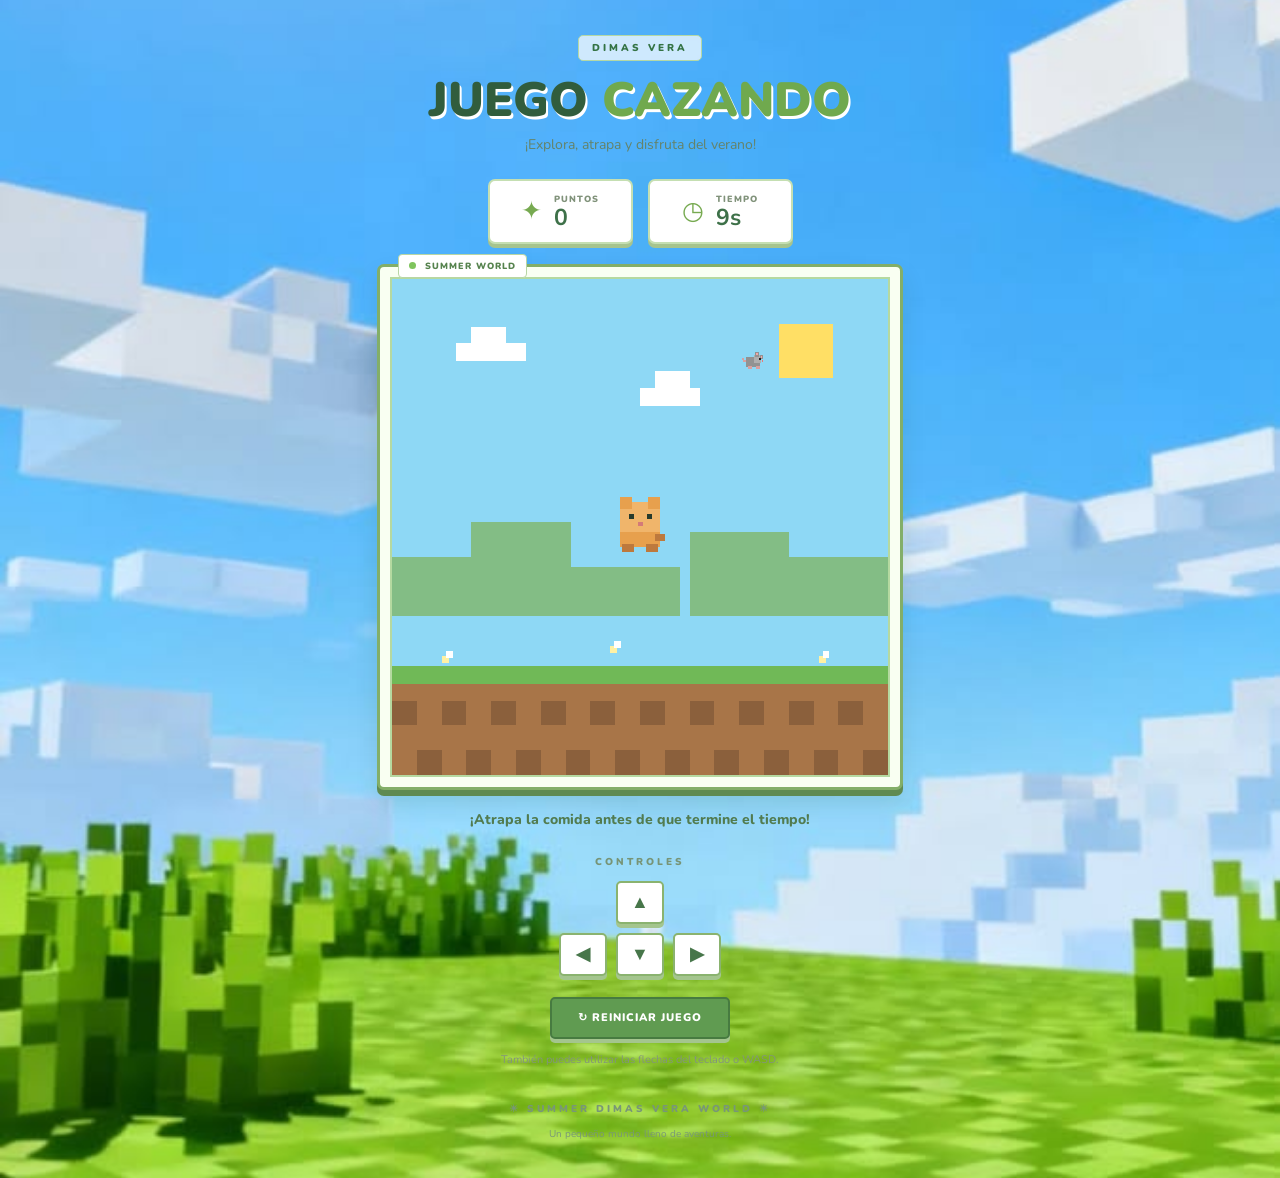
<file: index.html>
<!DOCTYPE html>
<html lang="es">

<head>
    <meta charset="UTF-8">
    <meta name="viewport" content="width=device-width, initial-scale=1.0">
    <meta name="description" content="Juego Cazando">
    <title>Juego Cazando | Summer World</title>
    <link rel="stylesheet" href="cazando.css">
</head>

<body onload="iniciarJuego()">

    <main class="contenedor">

        <header class="encabezado">
            <span class="etiqueta">DIMAS VERA</span>
            <h1>JUEGO <span>CAZANDO</span></h1>
            <p>¡Explora, atrapa y disfruta del verano!</p>
        </header>

        <section class="estadisticas">
            <div class="tarjeta-estadistica">
                <span class="icono">✦</span>
                <div>
                    <small>PUNTOS</small>
                    <strong id="puntos">0</strong>
                </div>
            </div>

            <div class="tarjeta-estadistica">
                <span class="icono">◷</span>
                <div>
                    <small>TIEMPO</small>
                    <strong><span id="tiempo">10</span>s</strong>
                </div>
            </div>
        </section>

        <section class="zona-juego">

            <div class="marco-canvas">

                <div class="indicador">
                    <span class="indicador-punto"></span>
                    SUMMER WORLD
                </div>

                <canvas id="areaJuego" width="500" height="500"></canvas>

            </div>

        </section>

        <p id="mensaje" aria-live="polite">
            ¡Atrapa la comida antes de que termine el tiempo!
        </p>

        <section class="controles">

            <p class="titulo-controles">CONTROLES</p>

            <div class="control-superior">
                <button type="button" onclick="moverArriba()">▲</button>
            </div>

            <div class="control-inferior">
                <button type="button" onclick="moverIzquierda()">◀</button>
                <button type="button" onclick="moverAbajo()">▼</button>
                <button type="button" onclick="moverDerecha()">▶</button>
            </div>

            <button type="button" class="boton-reiniciar" onclick="iniciarJuego()">
                ↻ REINICIAR JUEGO
            </button>

            <p class="ayuda">También puedes utilizar las flechas del teclado o WASD.</p>

        </section>

        <footer>
            <p>☀ SUMMER DIMAS VERA WORLD ☀</p>
            <small>Un pequeño mundo lleno de aventuras.</small>
        </footer>

    </main>

    <script src="cazando.js"></script>

</body>
</html>
</file>
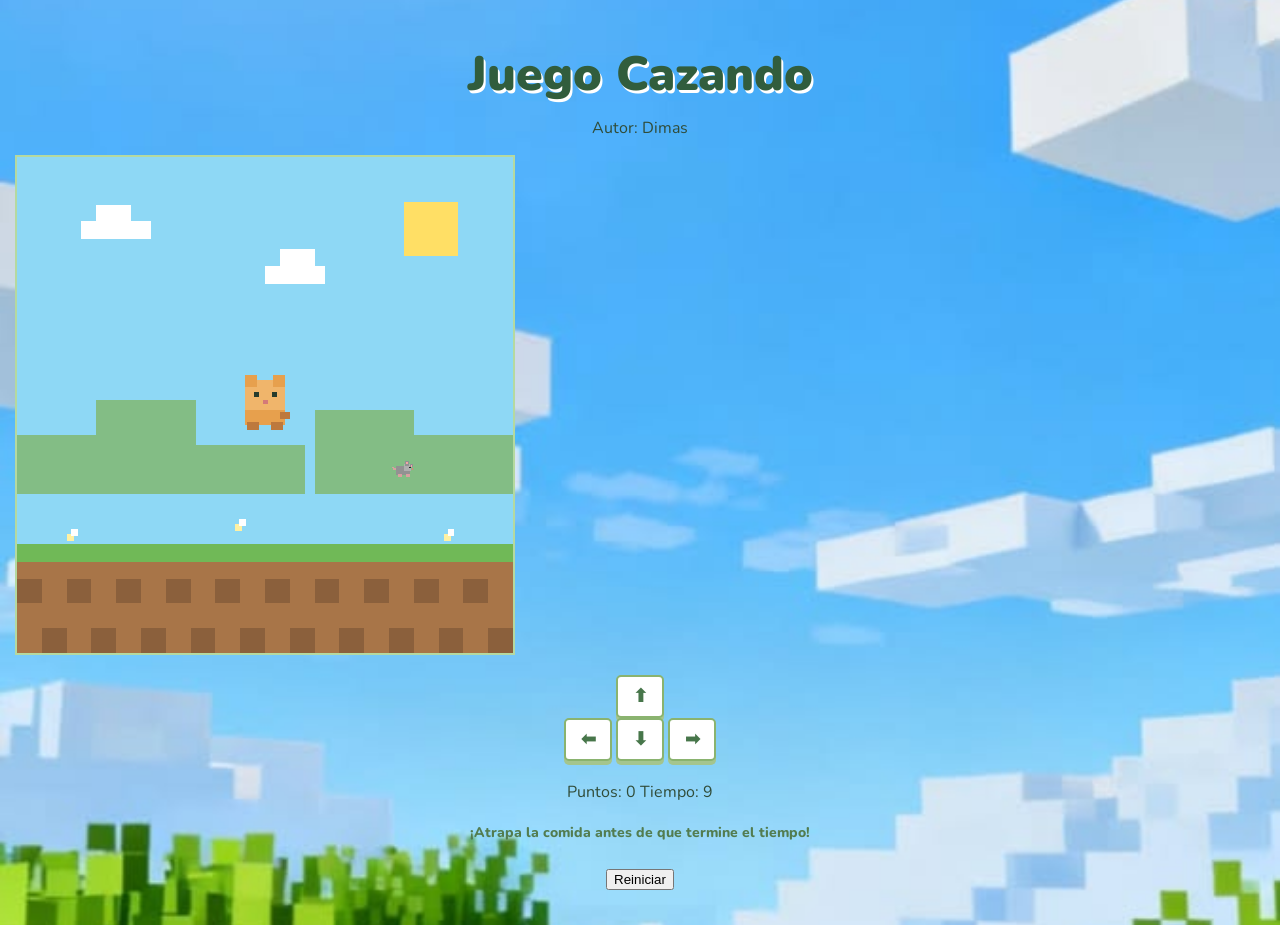
<file: cazando.html>
<!DOCTYPE html>
<html>
<head>
  <title>Juego Cazando</title>
  <link rel="stylesheet" href="cazando.css">
  <script src="utili.js"></script>
</head>
<body onload="iniciarJuego()">

  <h1>Juego Cazando</h1>
  <p>Autor: Dimas</p>
<canvas id="areaJuego" width="500" height="500"></canvas>

  <div class="controles">
    <button onclick="moverArriba()">⬆</button>
    <br>
    <button onclick="moverIzquierda()">⬅</button>
    <button onclick="moverAbajo()">⬇</button>
    <button onclick="moverDerecha()">➡</button>
  </div>


  <div class="panel">
    <span>Puntos: <span id="puntos">0</span></span>
    <span>Tiempo: <span id="tiempo">10</span></span>
  </div>

  <p id="mensaje"></p>

  <button onclick="reiniciarJuego()">Reiniciar</button>

<script src="cazando.js"></script>
</body>
</html>
</file>
<file: cazando.css>
@import url('https://fonts.googleapis.com/css2?family=Nunito:wght@400;600;700;800;900&display=swap');

:root {
    --cielo: #dff5ff;
    --verde: #62a84f;
    --verde-oscuro: #347344;
    --verde-claro: #a8d875;
    --tierra: #a87548;
    --madera: #795334;
    --amarillo: #ffd65a;
    --blanco: #ffffff;
    --texto: #304c38;
    --sombra: rgba(42, 83, 49, 0.13);
}

* {
    box-sizing: border-box;
}


body {

    margin: 0;
    min-height: 100vh;
    padding: 35px 15px;

    font-family: 'Nunito', sans-serif;
    color: var(--texto);
    text-align: center;

    background-image: url("back.jpg");
    background-size: cover;
    background-position: center;
    background-repeat: no-repeat;
    background-attachment: fixed;
}


.contenedor {
    width: min(600px, 100%);
    margin: auto;
}

/* ENCABEZADO */

.encabezado {
    margin-bottom: 25px;
}

.etiqueta {
    display: inline-block;
    padding: 5px 13px;

    color: var(--verde-oscuro);
    background: #ffffffb8;

    border: 1px solid #b4d8a5;
    border-radius: 5px;

    font-size: 10px;
    font-weight: 900;
    letter-spacing: 3px;
}

h1 {
    margin: 13px 0 5px;

    font-size: clamp(32px, 7vw, 48px);
    font-weight: 900;
    line-height: 1.1;

    color: #315d3d;
    text-shadow: 2px 3px 0 #ffffff;
}

h1 span {
    color: #70a94e;
}

.encabezado p {
    margin: 8px 0;
    color: #64836a;
    font-size: 14px;
}

/* ESTADÍSTICAS */

.estadisticas {
    display: flex;
    justify-content: center;
    gap: 15px;
    margin-bottom: 20px;
}

.tarjeta-estadistica {
    width: 145px;
    min-height: 65px;

    display: flex;
    justify-content: center;
    align-items: center;
    gap: 12px;

    background: var(--blanco);
    border: 2px solid #c5dfb2;
    border-radius: 7px;

    box-shadow: 0 4px 0 #a6c48e;
}

.tarjeta-estadistica .icono {
    font-size: 25px;
    color: #77aa51;
}

.tarjeta-estadistica div {
    display: flex;
    flex-direction: column;
    align-items: flex-start;
}

.tarjeta-estadistica small {
    font-size: 9px;
    font-weight: 900;
    letter-spacing: 1px;
    color: #80927a;
}

.tarjeta-estadistica strong {
    font-size: 23px;
    line-height: 1.1;
    color: #3e7149;
}

/* CANVAS */

.zona-juego {
    display: flex;
    justify-content: center;
}

.marco-canvas {
    position: relative;
    width: fit-content;
    max-width: 100%;

    padding: 10px;

    background: #f9fff2;
    border: 3px solid #83ae68;
    border-radius: 7px;

    box-shadow:
        0 6px 0 #5f8a51,
        0 12px 22px var(--sombra);
}

canvas {
    display: block;

    width: 500px;
    height: 500px;
    max-width: 100%;

    background: var(--cielo);
    border: 2px solid #b5d9a0;

    image-rendering: pixelated;
}

.indicador {
    position: absolute;
    top: -13px;
    left: 18px;

    padding: 5px 10px;

    background: #ffffff;
    border: 1px solid #b8d6a4;
    border-radius: 4px;

    color: #56834e;
    font-size: 9px;
    font-weight: 900;
    letter-spacing: 1px;
}

.indicador-punto {
    display: inline-block;
    width: 7px;
    height: 7px;
    margin-right: 5px;

    background: #7fc45d;
    border-radius: 50%;
}

/* MENSAJE */

#mensaje {
    min-height: 25px;
    margin: 20px 0;

    color: #527c50;
    font-size: 14px;
    font-weight: 800;
}

/* CONTROLES */

.controles {
    margin: 20px auto;
}

.titulo-controles {
    margin-bottom: 12px;

    color: #779476;
    font-size: 10px;
    font-weight: 900;
    letter-spacing: 3px;
}

.control-superior,
.control-inferior {
    display: flex;
    justify-content: center;
    gap: 9px;
    margin-bottom: 9px;
}

.controles button {
    width: 48px;
    height: 43px;

    border: 2px solid #8ab36f;
    border-radius: 5px;

    background: #ffffff;
    color: #47764a;

    font-family: inherit;
    font-size: 18px;
    font-weight: 900;

    cursor: pointer;

    box-shadow: 0 4px 0 #a4c58e;
    transition: 0.15s ease;
}

.controles button:hover {
    background: #e9f6df;
    transform: translateY(-2px);
}

.controles button:active {
    transform: translateY(2px);
    box-shadow: 0 1px 0 #a4c58e;
}

.controles .boton-reiniciar {
    width: auto;
    min-width: 180px;
    height: 42px;
    margin-top: 12px;
    padding: 0 20px;

    background: #609b51;
    color: white;
    border-color: #477b40;

    font-size: 11px;
    letter-spacing: 1px;
}

.controles .boton-reiniciar:hover {
    background: #4e8845;
}

.ayuda {
    margin-top: 13px;
    color: #82947d;
    font-size: 11px;
}

/* FOOTER */

footer {
    margin-top: 35px;
    color: #789777;
}

footer p {
    margin-bottom: 5px;
    font-size: 10px;
    font-weight: 900;
    letter-spacing: 3px;
}

footer small {
    font-size: 10px;
}

/* RESPONSIVE */

@media (max-width: 550px) {
    body {
        padding: 25px 10px;
    }

    .marco-canvas {
        width: 100%;
        padding: 6px;
    }

    canvas {
        width: 100%;
        height: auto;
        aspect-ratio: 1 / 1;
    }

    .estadisticas {
        gap: 9px;
    }

    .tarjeta-estadistica {
        width: 135px;
    }
}

@media (prefers-reduced-motion: reduce) {
    *,
    *::before,
    *::after {
        transition: none !important;
    }
}
</file>
